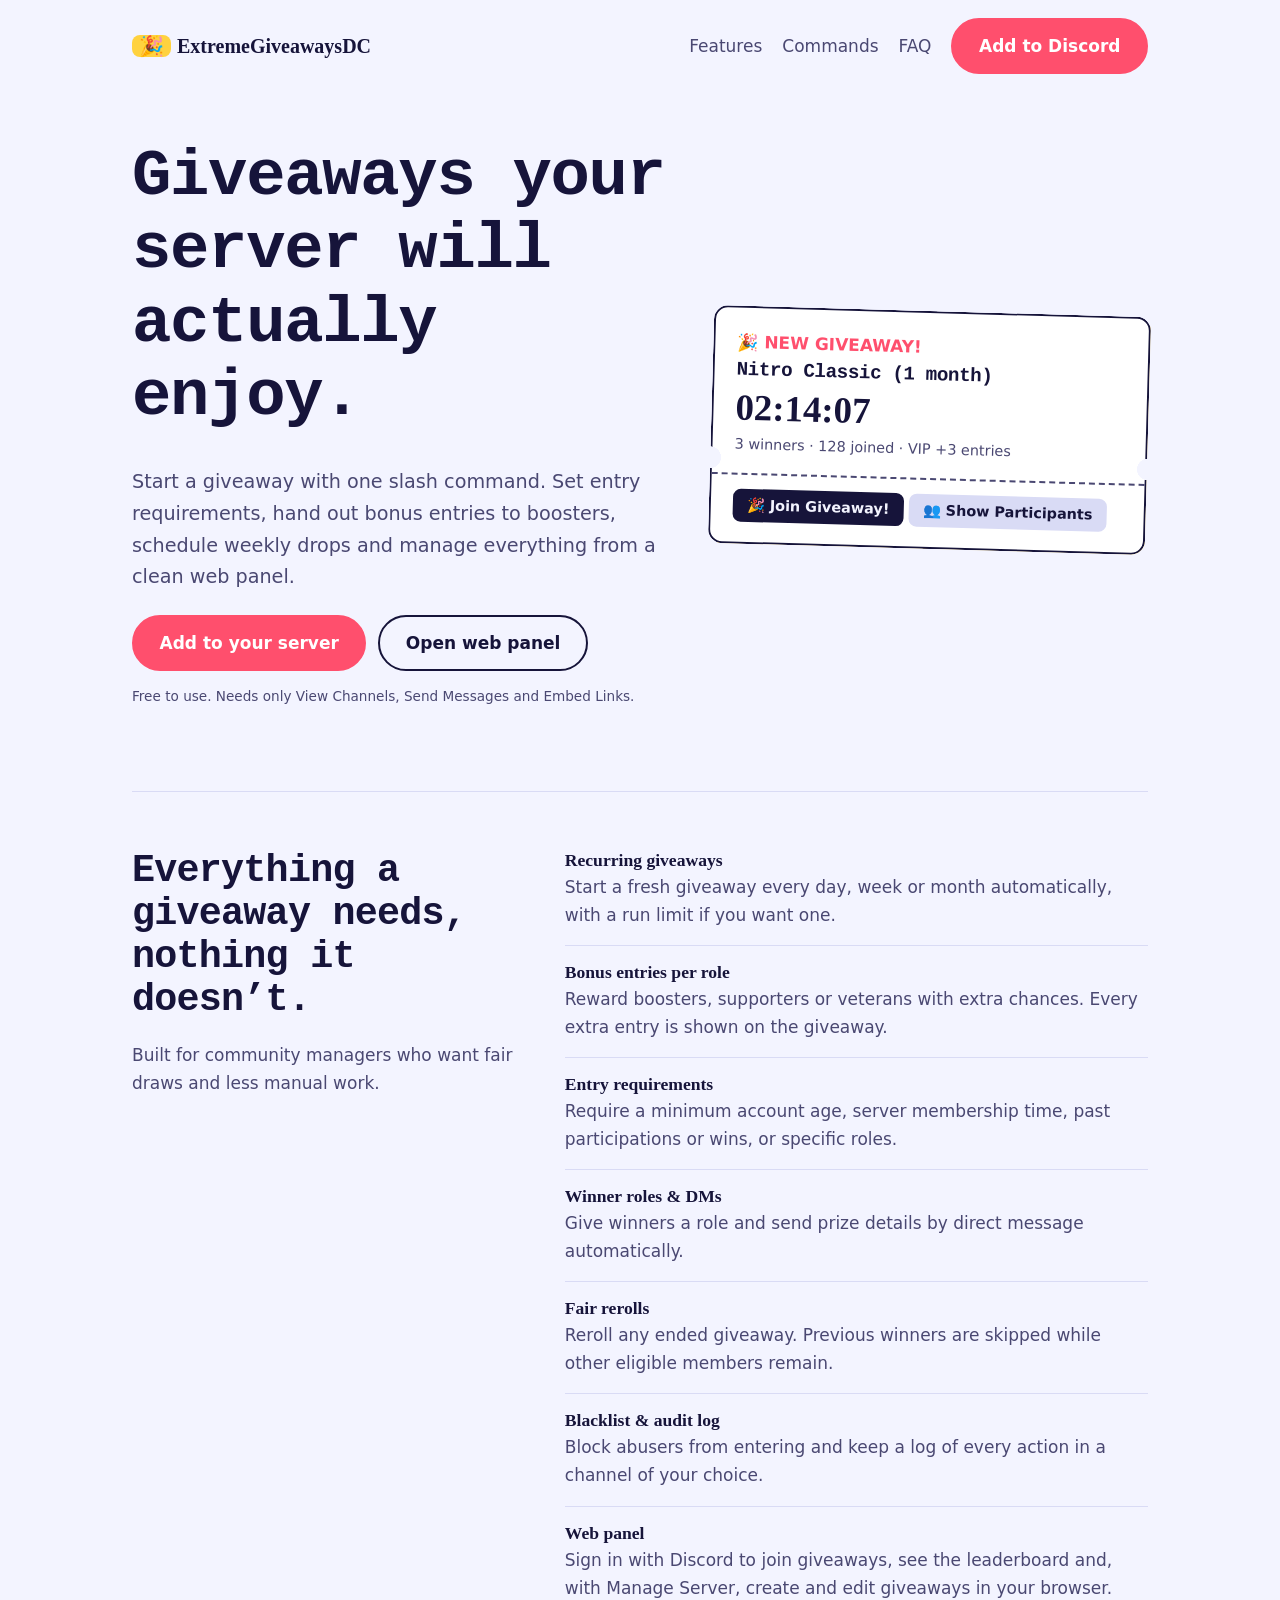
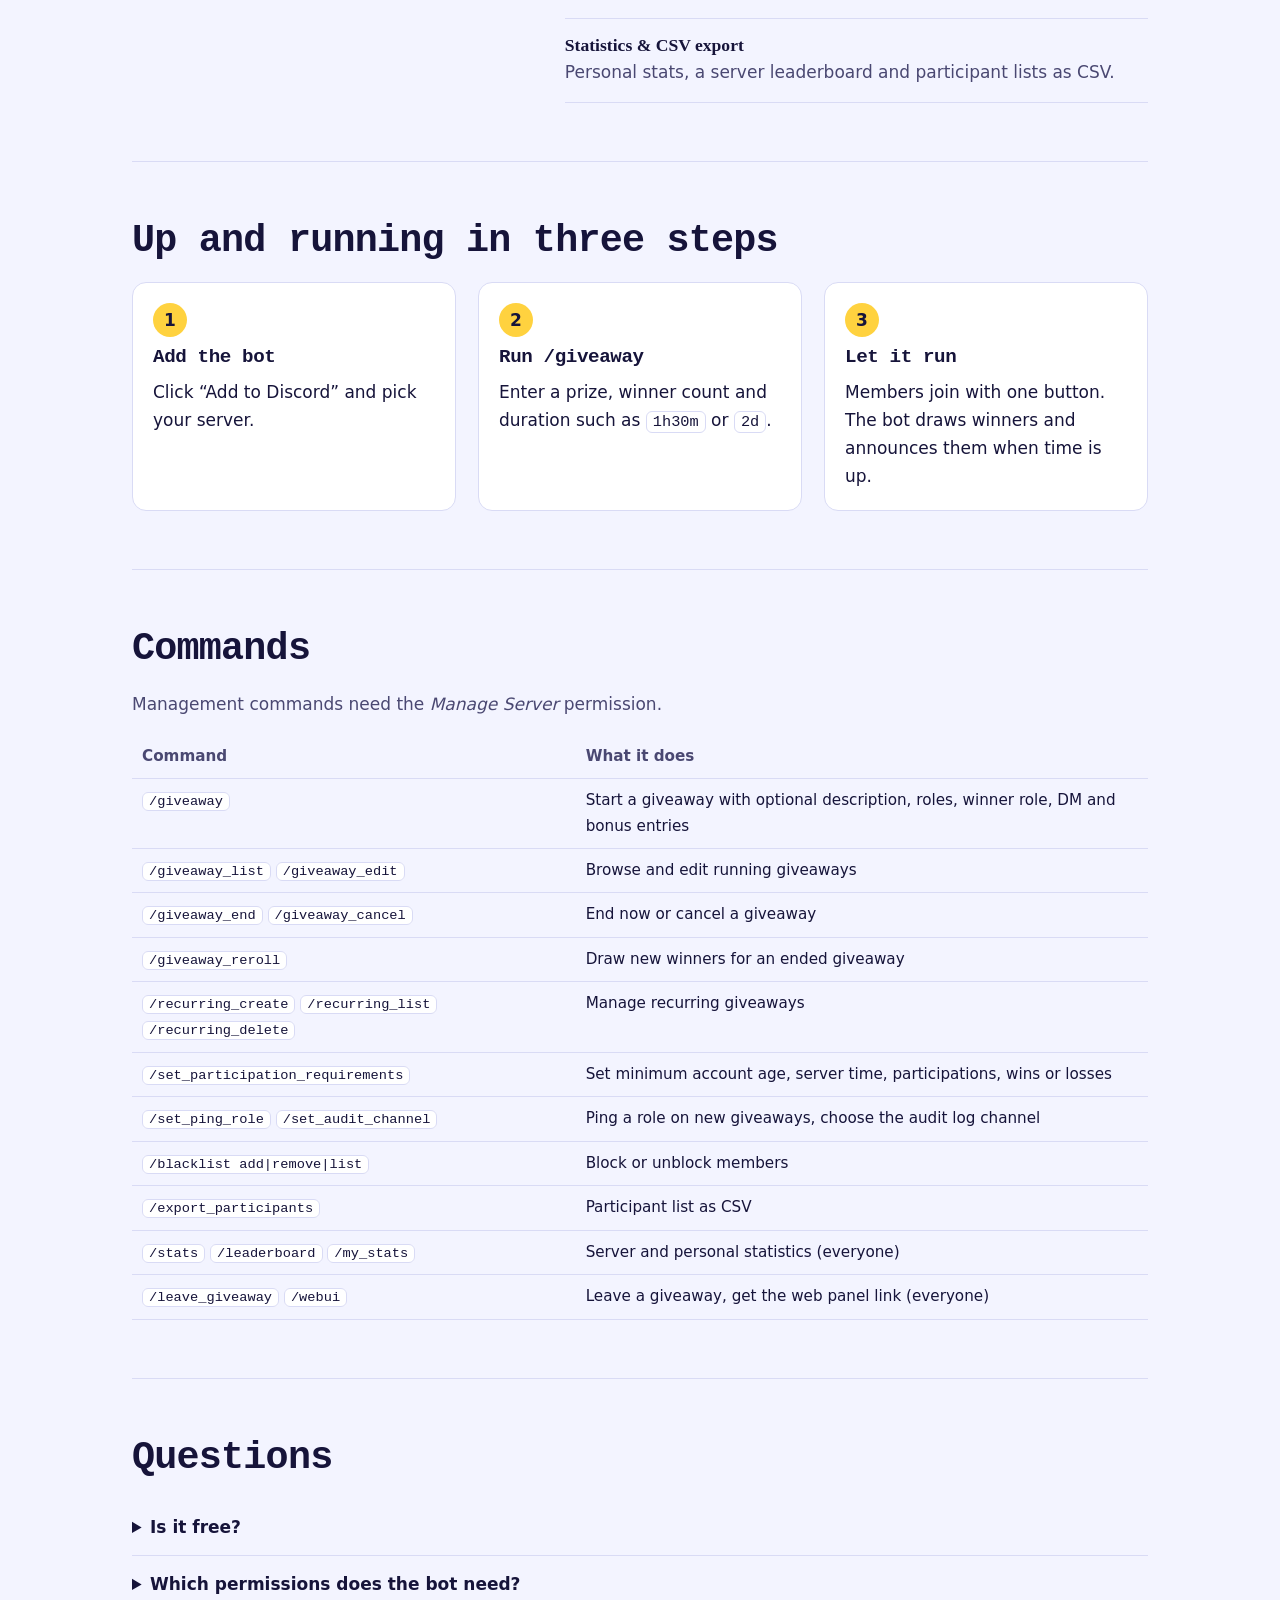
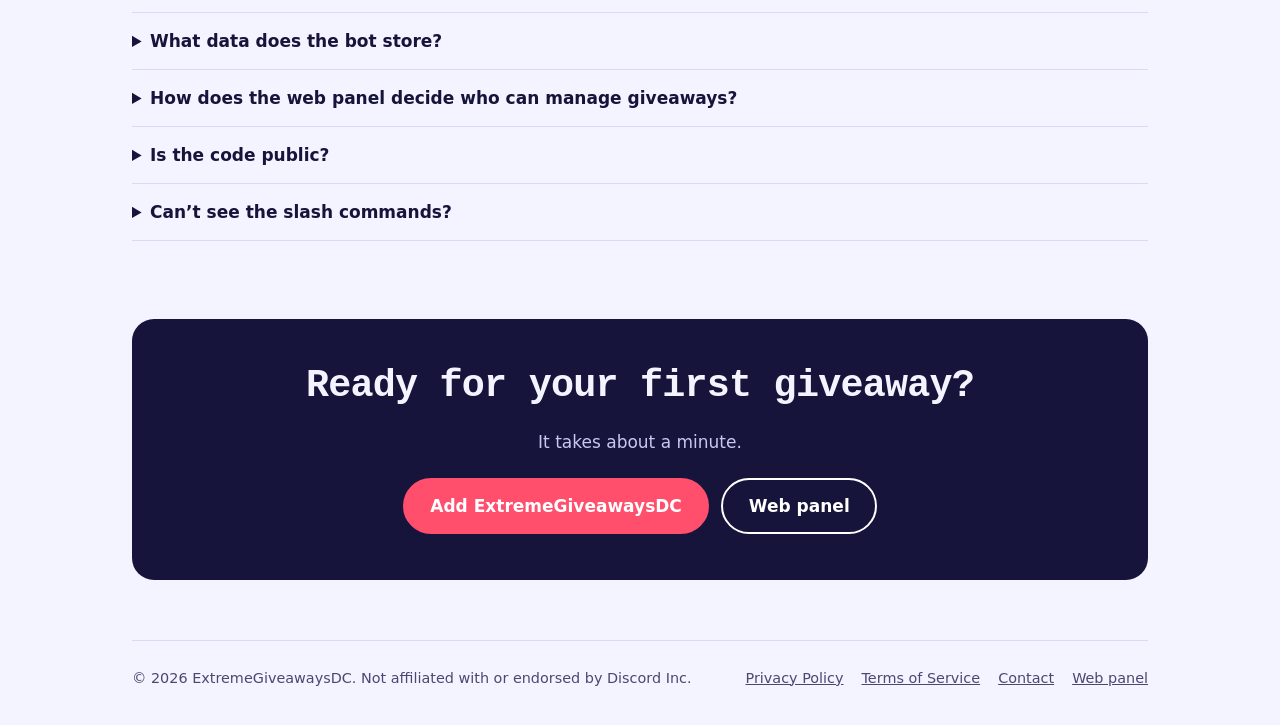
<file: index.html>
<!doctype html>
<html lang="en"><head>
<meta charset="utf-8"><meta name="viewport" content="width=device-width,initial-scale=1">
<title>ExtremeGiveawaysDC – Discord Giveaway Bot with Recurring Giveaways &amp; Web Panel</title>
<meta name="description" content="Run giveaways on Discord with one command. Recurring giveaways, bonus entries per role, entry requirements, winner roles, rerolls and a web panel. Free to add to your server.">
<meta name="keywords" content="ExtremeGiveawaysDC, extreme giveaways, discord giveaway bot, discord bot, giveaway bot, recurring giveaways, discord raffle bot, discord giveaway web panel">
<meta name="author" content="ExtremeGiveawaysDC"><meta name="robots" content="index,follow,max-image-preview:large">
<meta name="theme-color" content="#16143a"><link rel="canonical" href="https://eg-dc.github.io/">
<link rel="icon" href="data:image/svg+xml,%3Csvg xmlns='http://www.w3.org/2000/svg' viewBox='0 0 100 100'%3E%3Ctext y='.9em' font-size='90'%3E🎉%3C/text%3E%3C/svg%3E">
<meta property="og:type" content="website"><meta property="og:site_name" content="ExtremeGiveawaysDC"><meta property="og:url" content="https://eg-dc.github.io/">
<meta property="og:title" content="ExtremeGiveawaysDC – Discord Giveaway Bot"><meta property="og:description" content="Recurring giveaways, bonus entries, entry requirements and a web panel. Add it to your server in one click.">
<meta name="twitter:card" content="summary"><meta name="twitter:title" content="ExtremeGiveawaysDC – Discord Giveaway Bot"><meta name="twitter:description" content="Recurring giveaways, bonus entries, entry requirements and a web panel.">
<script type="application/ld+json">{"@context":"https://schema.org","@type":"SoftwareApplication","name":"ExtremeGiveawaysDC","applicationCategory":"CommunicationApplication","operatingSystem":"Discord","description":"A Discord bot for running giveaways with recurring schedules, bonus entries, entry requirements and a web panel.","url":"https://eg-dc.github.io/","offers":{"@type":"Offer","price":"0","priceCurrency":"USD"}}</script>
<script type="application/ld+json">{"@context":"https://schema.org","@type":"FAQPage","mainEntity":[{"@type":"Question","name":"Is ExtremeGiveawaysDC free?","acceptedAnswer":{"@type":"Answer","text":"Yes. Adding the bot and using all features is free."}},{"@type":"Question","name":"Which permissions does the bot need?","acceptedAnswer":{"@type":"Answer","text":"View Channels, Send Messages and Embed Links. Manage Roles is only needed if you want to give winners a role."}},{"@type":"Question","name":"Is the source code public?","acceptedAnswer":{"@type":"Answer","text":"No. The bot is closed source."}}]}</script>
<link rel="stylesheet" href="style.css">
</head><body>
<div class="w">
<header class="top"><a class="logo" href="/"><i>🎉</i>ExtremeGiveawaysDC</a><a class="l" href="#features">Features</a><a class="l" href="#commands">Commands</a><a class="l" href="#faq">FAQ</a><a class="btn" href="https://discord.com/oauth2/authorize?client_id=1442168529854926980&permissions=19456&integration_type=0&scope=bot+applications.commands" rel="noopener">Add to Discord</a></header>

<main>
<div class="hero">
 <div>
  <h1>Giveaways your server will actually enjoy.</h1>
  <p class="lead">Start a giveaway with one slash command. Set entry requirements, hand out bonus entries to boosters, schedule weekly drops and manage everything from a clean web panel.</p>
  <div class="acts"><a class="btn" href="https://discord.com/oauth2/authorize?client_id=1442168529854926980&permissions=19456&integration_type=0&scope=bot+applications.commands" rel="noopener">Add to your server</a><a class="btn ghost" href="https://egdc.shares.zrok.io" rel="noopener">Open web panel</a></div>
  <p class="note">Free to use. Needs only View Channels, Send Messages and Embed Links.</p>
 </div>
 <aside class="ticket" aria-label="Example giveaway">
  <span class="tag">🎉 NEW GIVEAWAY!</span><h3 style="margin:4px 0">Nitro Classic (1 month)</h3>
  <span class="cd" id="cd" aria-live="off">02:14:09</span><span class="m">3 winners · 128 joined · VIP +3 entries</span>
  <div class="stub"></div><span class="b">🎉 Join Giveaway!</span> <span class="b" style="background:var(--line);color:var(--ink)">👥 Show Participants</span>
 </aside>
</div>

<section id="features"><div class="split">
 <div><h2>Everything a giveaway needs, nothing it doesn’t.</h2><p style="color:var(--ink2)">Built for community managers who want fair draws and less manual work.</p></div>
 <dl class="feat">
  <div><dt>Recurring giveaways</dt><dd>Start a fresh giveaway every day, week or month automatically, with a run limit if you want one.</dd></div>
  <div><dt>Bonus entries per role</dt><dd>Reward boosters, supporters or veterans with extra chances. Every extra entry is shown on the giveaway.</dd></div>
  <div><dt>Entry requirements</dt><dd>Require a minimum account age, server membership time, past participations or wins, or specific roles.</dd></div>
  <div><dt>Winner roles &amp; DMs</dt><dd>Give winners a role and send prize details by direct message automatically.</dd></div>
  <div><dt>Fair rerolls</dt><dd>Reroll any ended giveaway. Previous winners are skipped while other eligible members remain.</dd></div>
  <div><dt>Blacklist &amp; audit log</dt><dd>Block abusers from entering and keep a log of every action in a channel of your choice.</dd></div>
  <div><dt>Web panel</dt><dd>Sign in with Discord to join giveaways, see the leaderboard and, with Manage Server, create and edit giveaways in your browser.</dd></div>
  <div><dt>Statistics &amp; CSV export</dt><dd>Personal stats, a server leaderboard and participant lists as CSV.</dd></div>
 </dl>
</div></section>

<section><h2>Up and running in three steps</h2>
<ol class="steps"><li><h3>Add the bot</h3>Click “Add to Discord” and pick your server.</li><li><h3>Run /giveaway</h3>Enter a prize, winner count and duration such as <code>1h30m</code> or <code>2d</code>.</li><li><h3>Let it run</h3>Members join with one button. The bot draws winners and announces them when time is up.</li></ol></section>

<section id="commands"><h2>Commands</h2>
<p style="color:var(--ink2)">Management commands need the <em>Manage Server</em> permission.</p>
<div class="scroll"><table><tr><th>Command</th><th>What it does</th></tr>
<tr><td><code>/giveaway</code></td><td>Start a giveaway with optional description, roles, winner role, DM and bonus entries</td></tr>
<tr><td><code>/giveaway_list</code> <code>/giveaway_edit</code></td><td>Browse and edit running giveaways</td></tr>
<tr><td><code>/giveaway_end</code> <code>/giveaway_cancel</code></td><td>End now or cancel a giveaway</td></tr>
<tr><td><code>/giveaway_reroll</code></td><td>Draw new winners for an ended giveaway</td></tr>
<tr><td><code>/recurring_create</code> <code>/recurring_list</code> <code>/recurring_delete</code></td><td>Manage recurring giveaways</td></tr>
<tr><td><code>/set_participation_requirements</code></td><td>Set minimum account age, server time, participations, wins or losses</td></tr>
<tr><td><code>/set_ping_role</code> <code>/set_audit_channel</code></td><td>Ping a role on new giveaways, choose the audit log channel</td></tr>
<tr><td><code>/blacklist add|remove|list</code></td><td>Block or unblock members</td></tr>
<tr><td><code>/export_participants</code></td><td>Participant list as CSV</td></tr>
<tr><td><code>/stats</code> <code>/leaderboard</code> <code>/my_stats</code></td><td>Server and personal statistics (everyone)</td></tr>
<tr><td><code>/leave_giveaway</code> <code>/webui</code></td><td>Leave a giveaway, get the web panel link (everyone)</td></tr></table></div></section>

<section id="faq"><h2>Questions</h2>
<details><summary>Is it free?</summary><p>Yes. Adding the bot and all features are free.</p></details>
<details><summary>Which permissions does the bot need?</summary><p>View Channels, Send Messages and Embed Links. Manage Roles is only needed for winner-role rewards; use the <a href="https://discord.com/oauth2/authorize?client_id=1442168529854926980&permissions=268454912&integration_type=0&scope=bot+applications.commands" rel="noopener">invite with Manage Roles</a> if you want that, and place the bot’s role above the reward role.</p></details>
<details><summary>What data does the bot store?</summary><p>Only what giveaways need: Discord IDs, participation counts and your server settings. No message content. Details are in the <a href="privacy.html">Privacy Policy</a> and the <a href="terms.html">Terms of Service</a>.</p></details>
<details><summary>How does the web panel decide who can manage giveaways?</summary><p>You sign in with Discord (identity only). Your rights are read live from the server: members can view and join, people with Manage Server or Administrator can manage.</p></details>
<details><summary>Is the code public?</summary><p>No. The bot is closed source.</p></details>
<details><summary>Can’t see the slash commands?</summary><p>Make sure the bot was added with the <code>applications.commands</code> scope (the invite link here includes it) and that your server’s Integrations settings allow the commands in that channel.</p></details></section>

<div class="cta"><h2>Ready for your first giveaway?</h2><p>It takes about a minute.</p><div class="acts" style="justify-content:center"><a class="btn" href="https://discord.com/oauth2/authorize?client_id=1442168529854926980&permissions=19456&integration_type=0&scope=bot+applications.commands" rel="noopener">Add ExtremeGiveawaysDC</a><a class="btn ghost" href="https://egdc.shares.zrok.io" rel="noopener">Web panel</a></div></div>
</main>
<footer><span>© 2026 ExtremeGiveawaysDC. Not affiliated with or endorsed by Discord Inc.</span><a href="privacy.html">Privacy Policy</a><a href="terms.html">Terms of Service</a><a href="mailto:exbots@proton.me">Contact</a><a href="https://egdc.shares.zrok.io" rel="noopener">Web panel</a></footer>
</div>
<script>
(function(){var e=document.getElementById('cd'),t=Date.now()+8049e3;function p(n){return String(n).padStart(2,'0')}
function u(){var s=Math.max(0,Math.floor((t-Date.now())/1000));e.textContent=p(Math.floor(s/3600))+':'+p(Math.floor(s%3600/60))+':'+p(s%60)}u();setInterval(u,1000)})();
</script>
</body></html>
</file>
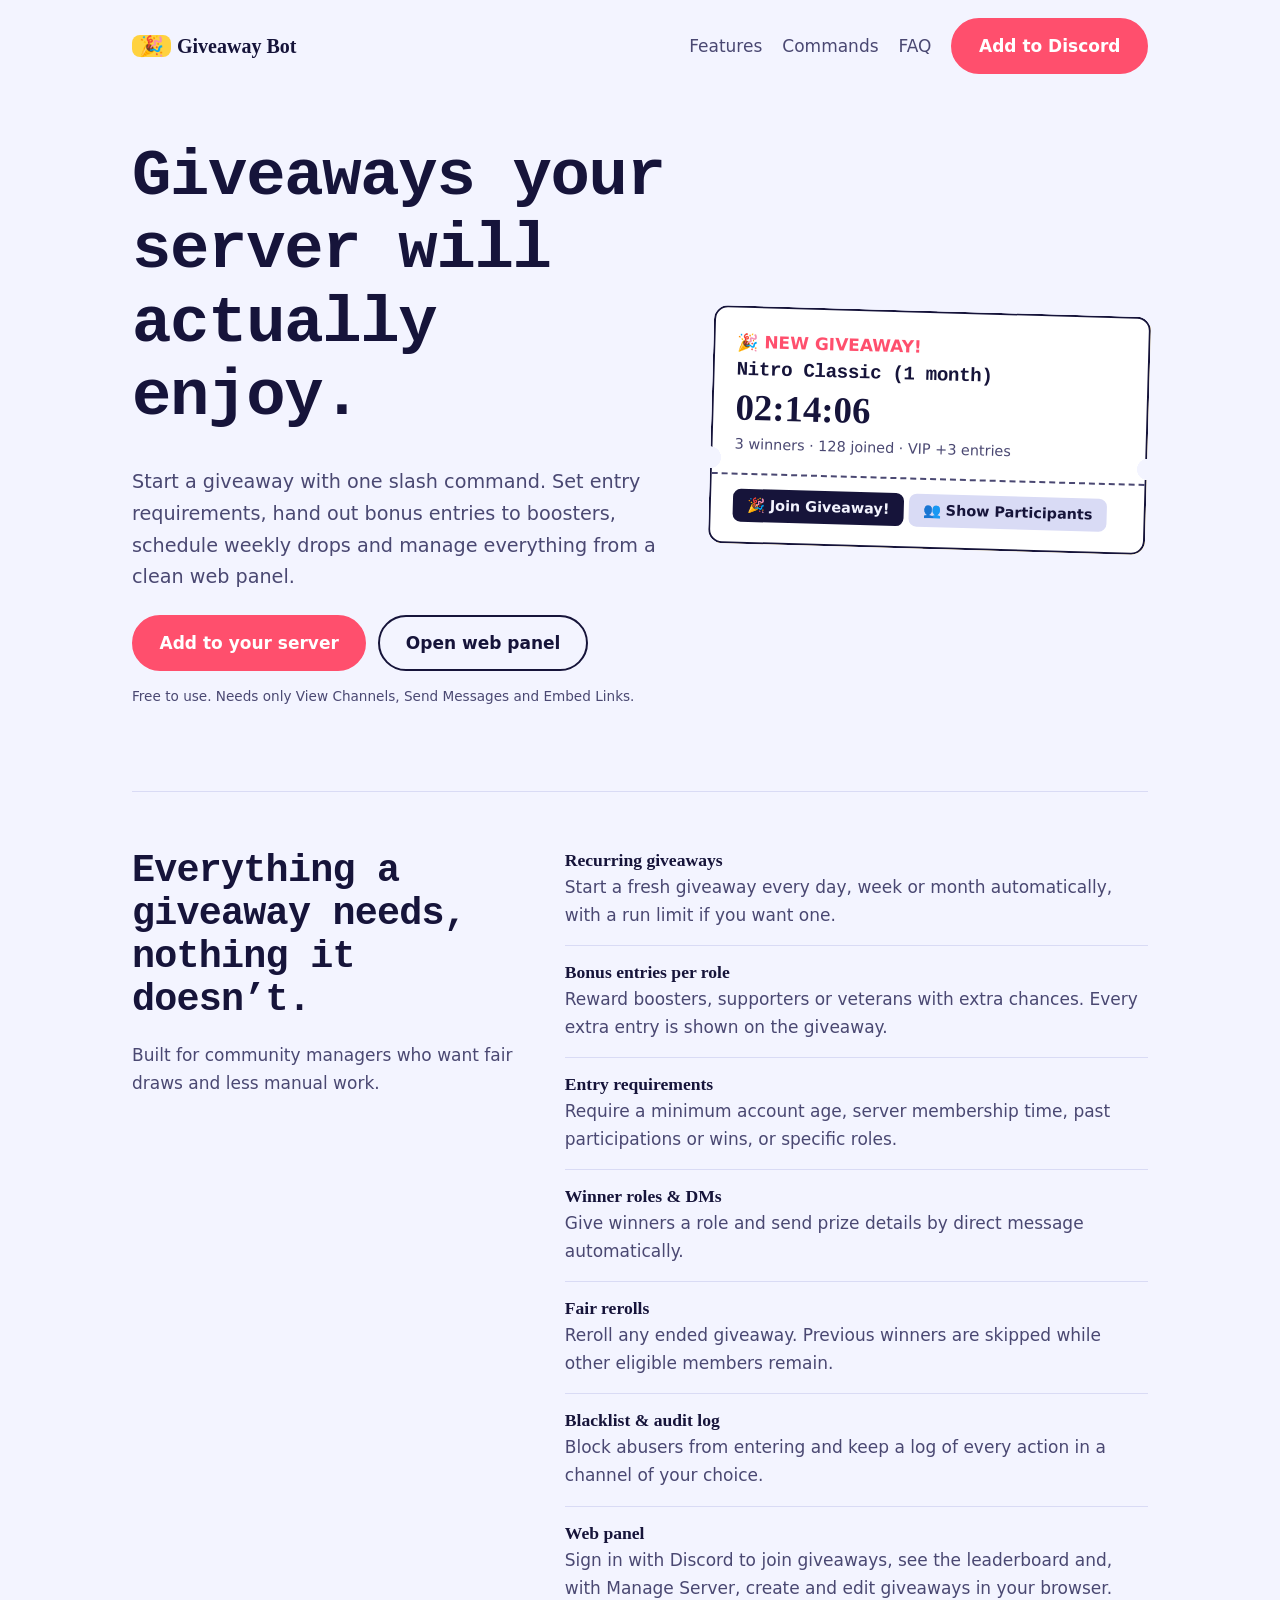
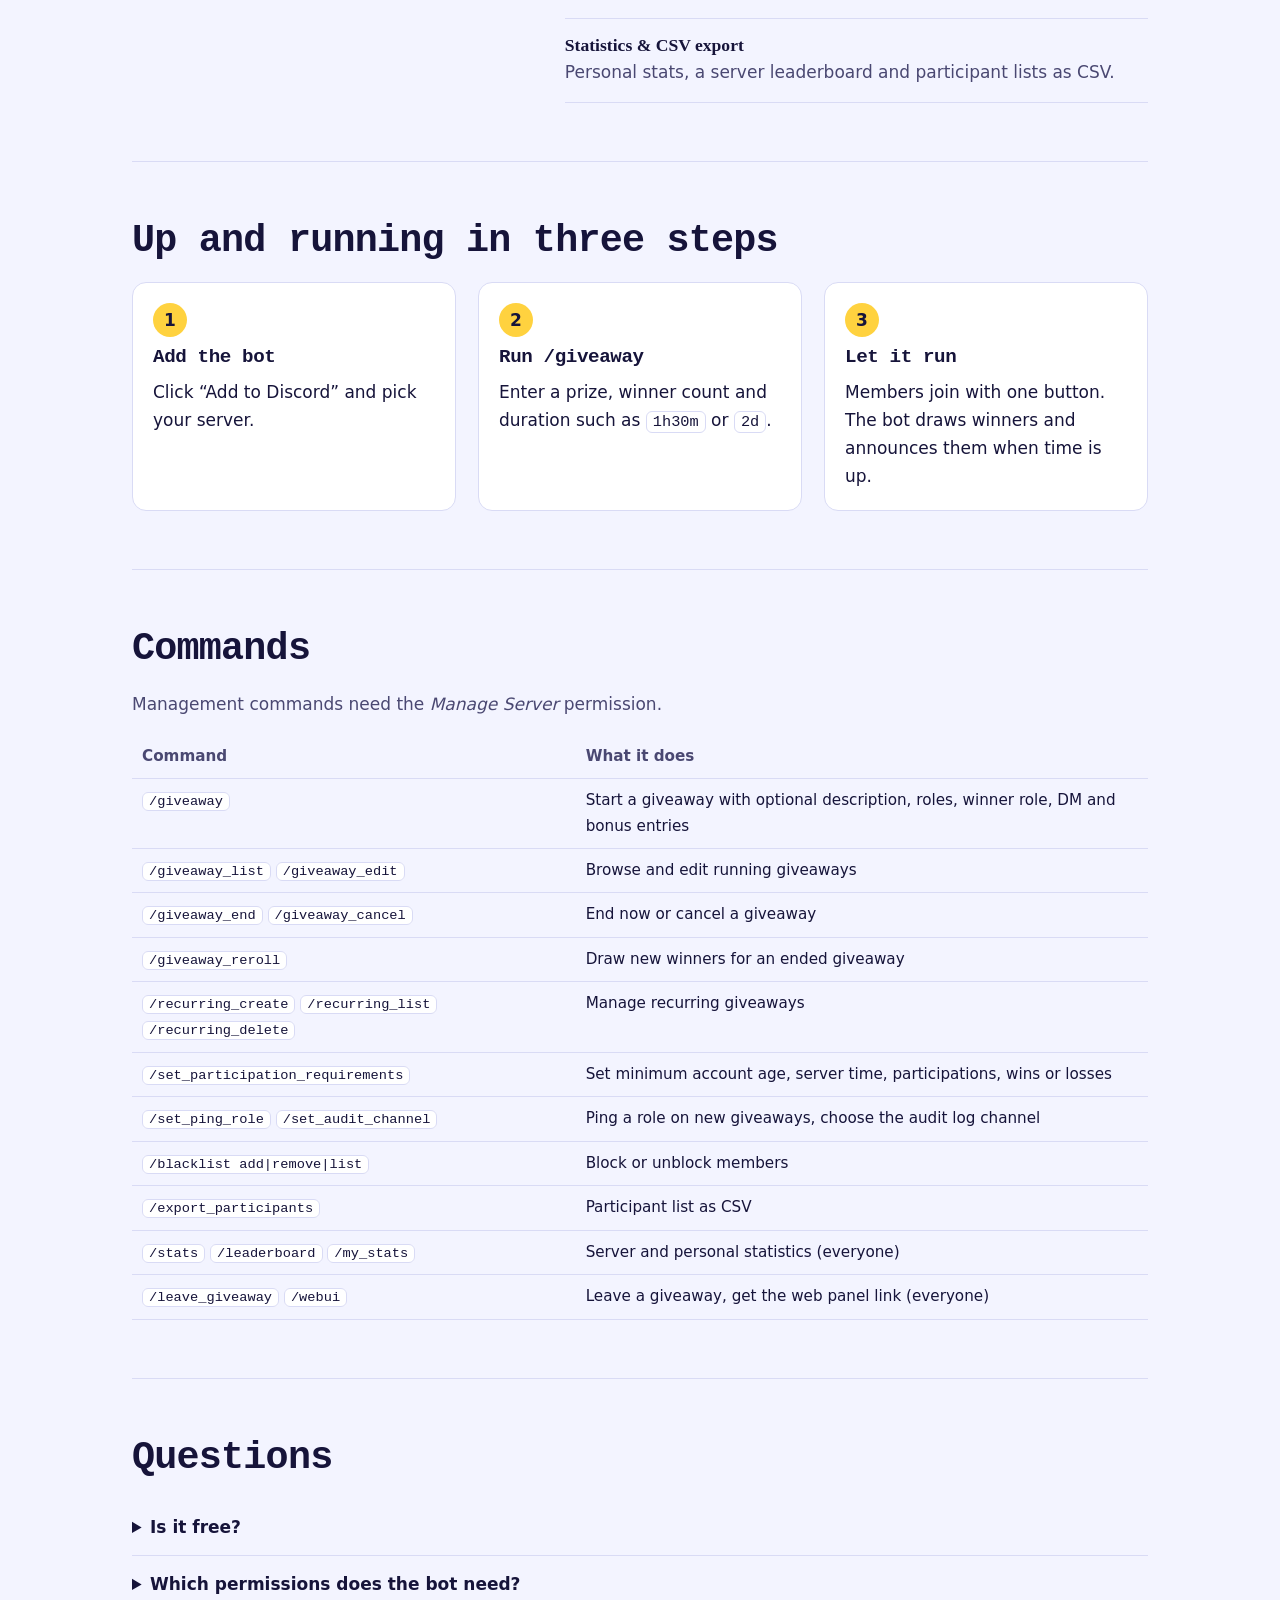
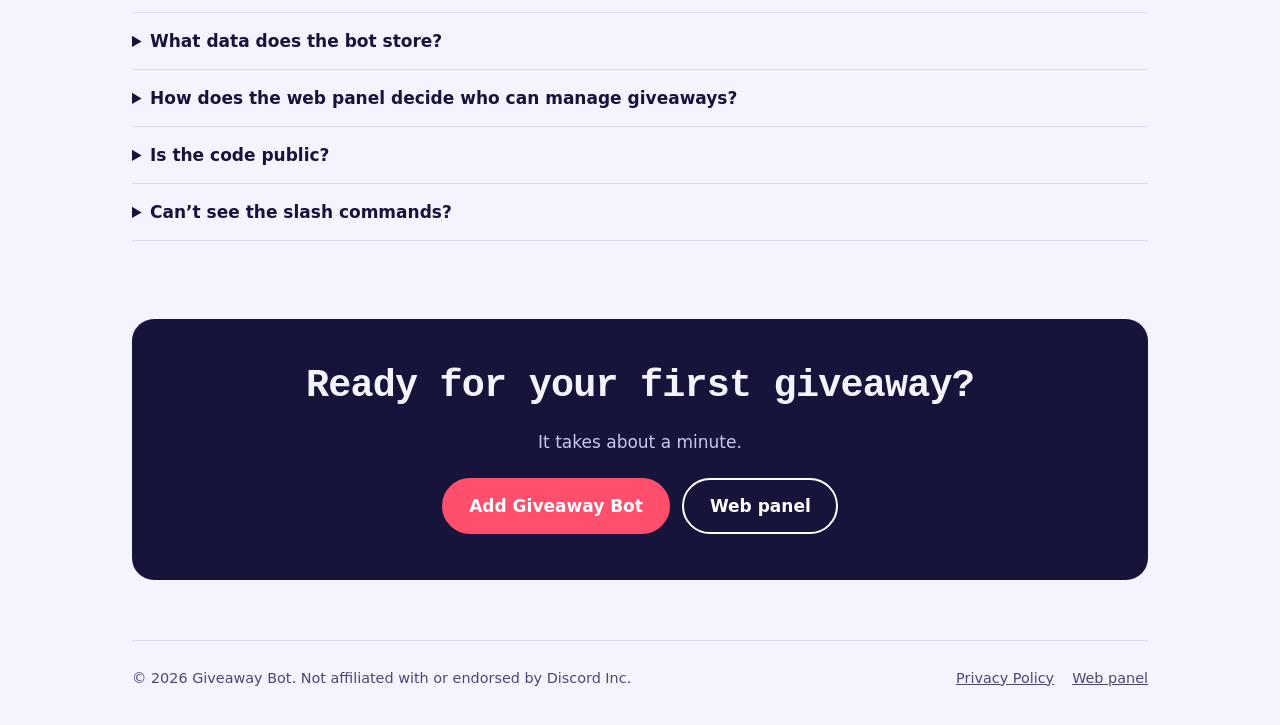
<file: index (2).html>
<!doctype html>
<html lang="en"><head>
<meta charset="utf-8"><meta name="viewport" content="width=device-width,initial-scale=1">
<title>Giveaway Bot for Discord – Recurring Giveaways, Bonus Entries &amp; Web Panel</title>
<meta name="description" content="Run giveaways on Discord with one command. Recurring giveaways, bonus entries per role, entry requirements, winner roles, rerolls and a web panel. Free to add to your server.">
<meta name="keywords" content="discord giveaway bot, discord bot, giveaway bot, recurring giveaways, discord raffle bot, discord giveaway web panel">
<meta name="author" content="Giveaway Bot"><meta name="robots" content="index,follow,max-image-preview:large">
<meta name="theme-color" content="#16143a"><link rel="canonical" href="https://eg-dc.github.io/">
<link rel="icon" href="data:image/svg+xml,%3Csvg xmlns='http://www.w3.org/2000/svg' viewBox='0 0 100 100'%3E%3Ctext y='.9em' font-size='90'%3E🎉%3C/text%3E%3C/svg%3E">
<meta property="og:type" content="website"><meta property="og:site_name" content="Giveaway Bot"><meta property="og:url" content="https://eg-dc.github.io/">
<meta property="og:title" content="Giveaway Bot for Discord"><meta property="og:description" content="Recurring giveaways, bonus entries, entry requirements and a web panel. Add it to your server in one click.">
<meta name="twitter:card" content="summary"><meta name="twitter:title" content="Giveaway Bot for Discord"><meta name="twitter:description" content="Recurring giveaways, bonus entries, entry requirements and a web panel.">
<script type="application/ld+json">{"@context":"https://schema.org","@type":"SoftwareApplication","name":"Giveaway Bot","applicationCategory":"CommunicationApplication","operatingSystem":"Discord","description":"A Discord bot for running giveaways with recurring schedules, bonus entries, entry requirements and a web panel.","url":"https://eg-dc.github.io/","offers":{"@type":"Offer","price":"0","priceCurrency":"USD"}}</script>
<script type="application/ld+json">{"@context":"https://schema.org","@type":"FAQPage","mainEntity":[{"@type":"Question","name":"Is Giveaway Bot free?","acceptedAnswer":{"@type":"Answer","text":"Yes. Adding the bot and using all features is free."}},{"@type":"Question","name":"Which permissions does the bot need?","acceptedAnswer":{"@type":"Answer","text":"View Channels, Send Messages and Embed Links. Manage Roles is only needed if you want to give winners a role."}},{"@type":"Question","name":"Is the source code public?","acceptedAnswer":{"@type":"Answer","text":"No. The bot is closed source."}}]}</script>
<link rel="stylesheet" href="style.css">
</head><body>
<div class="w">
<header class="top"><a class="logo" href="/"><i>🎉</i>Giveaway Bot</a><a class="l" href="#features">Features</a><a class="l" href="#commands">Commands</a><a class="l" href="#faq">FAQ</a><a class="btn" href="https://discord.com/oauth2/authorize?client_id=1442168529854926980&permissions=19456&integration_type=0&scope=bot+applications.commands" rel="noopener">Add to Discord</a></header>

<main>
<div class="hero">
 <div>
  <h1>Giveaways your server will actually enjoy.</h1>
  <p class="lead">Start a giveaway with one slash command. Set entry requirements, hand out bonus entries to boosters, schedule weekly drops and manage everything from a clean web panel.</p>
  <div class="acts"><a class="btn" href="https://discord.com/oauth2/authorize?client_id=1442168529854926980&permissions=19456&integration_type=0&scope=bot+applications.commands" rel="noopener">Add to your server</a><a class="btn ghost" href="https://egdc.shares.zrok.io" rel="noopener">Open web panel</a></div>
  <p class="note">Free to use. Needs only View Channels, Send Messages and Embed Links.</p>
 </div>
 <aside class="ticket" aria-label="Example giveaway">
  <span class="tag">🎉 NEW GIVEAWAY!</span><h3 style="margin:4px 0">Nitro Classic (1 month)</h3>
  <span class="cd" id="cd" aria-live="off">02:14:09</span><span class="m">3 winners · 128 joined · VIP +3 entries</span>
  <div class="stub"></div><span class="b">🎉 Join Giveaway!</span> <span class="b" style="background:var(--line);color:var(--ink)">👥 Show Participants</span>
 </aside>
</div>

<section id="features"><div class="split">
 <div><h2>Everything a giveaway needs, nothing it doesn’t.</h2><p style="color:var(--ink2)">Built for community managers who want fair draws and less manual work.</p></div>
 <dl class="feat">
  <div><dt>Recurring giveaways</dt><dd>Start a fresh giveaway every day, week or month automatically, with a run limit if you want one.</dd></div>
  <div><dt>Bonus entries per role</dt><dd>Reward boosters, supporters or veterans with extra chances. Every extra entry is shown on the giveaway.</dd></div>
  <div><dt>Entry requirements</dt><dd>Require a minimum account age, server membership time, past participations or wins, or specific roles.</dd></div>
  <div><dt>Winner roles &amp; DMs</dt><dd>Give winners a role and send prize details by direct message automatically.</dd></div>
  <div><dt>Fair rerolls</dt><dd>Reroll any ended giveaway. Previous winners are skipped while other eligible members remain.</dd></div>
  <div><dt>Blacklist &amp; audit log</dt><dd>Block abusers from entering and keep a log of every action in a channel of your choice.</dd></div>
  <div><dt>Web panel</dt><dd>Sign in with Discord to join giveaways, see the leaderboard and, with Manage Server, create and edit giveaways in your browser.</dd></div>
  <div><dt>Statistics &amp; CSV export</dt><dd>Personal stats, a server leaderboard and participant lists as CSV.</dd></div>
 </dl>
</div></section>

<section><h2>Up and running in three steps</h2>
<ol class="steps"><li><h3>Add the bot</h3>Click “Add to Discord” and pick your server.</li><li><h3>Run /giveaway</h3>Enter a prize, winner count and duration such as <code>1h30m</code> or <code>2d</code>.</li><li><h3>Let it run</h3>Members join with one button. The bot draws winners and announces them when time is up.</li></ol></section>

<section id="commands"><h2>Commands</h2>
<p style="color:var(--ink2)">Management commands need the <em>Manage Server</em> permission.</p>
<div class="scroll"><table><tr><th>Command</th><th>What it does</th></tr>
<tr><td><code>/giveaway</code></td><td>Start a giveaway with optional description, roles, winner role, DM and bonus entries</td></tr>
<tr><td><code>/giveaway_list</code> <code>/giveaway_edit</code></td><td>Browse and edit running giveaways</td></tr>
<tr><td><code>/giveaway_end</code> <code>/giveaway_cancel</code></td><td>End now or cancel a giveaway</td></tr>
<tr><td><code>/giveaway_reroll</code></td><td>Draw new winners for an ended giveaway</td></tr>
<tr><td><code>/recurring_create</code> <code>/recurring_list</code> <code>/recurring_delete</code></td><td>Manage recurring giveaways</td></tr>
<tr><td><code>/set_participation_requirements</code></td><td>Set minimum account age, server time, participations, wins or losses</td></tr>
<tr><td><code>/set_ping_role</code> <code>/set_audit_channel</code></td><td>Ping a role on new giveaways, choose the audit log channel</td></tr>
<tr><td><code>/blacklist add|remove|list</code></td><td>Block or unblock members</td></tr>
<tr><td><code>/export_participants</code></td><td>Participant list as CSV</td></tr>
<tr><td><code>/stats</code> <code>/leaderboard</code> <code>/my_stats</code></td><td>Server and personal statistics (everyone)</td></tr>
<tr><td><code>/leave_giveaway</code> <code>/webui</code></td><td>Leave a giveaway, get the web panel link (everyone)</td></tr></table></div></section>

<section id="faq"><h2>Questions</h2>
<details><summary>Is it free?</summary><p>Yes. Adding the bot and all features are free.</p></details>
<details><summary>Which permissions does the bot need?</summary><p>View Channels, Send Messages and Embed Links. Manage Roles is only needed for winner-role rewards; use the <a href="https://discord.com/oauth2/authorize?client_id=1442168529854926980&permissions=268454912&integration_type=0&scope=bot+applications.commands" rel="noopener">invite with Manage Roles</a> if you want that, and place the bot’s role above the reward role.</p></details>
<details><summary>What data does the bot store?</summary><p>Only what giveaways need: Discord IDs, participation counts and your server settings. No message content. Details are in the <a href="privacy.html">Privacy Policy</a>.</p></details>
<details><summary>How does the web panel decide who can manage giveaways?</summary><p>You sign in with Discord (identity only). Your rights are read live from the server: members can view and join, people with Manage Server or Administrator can manage.</p></details>
<details><summary>Is the code public?</summary><p>No. The bot is closed source.</p></details>
<details><summary>Can’t see the slash commands?</summary><p>Make sure the bot was added with the <code>applications.commands</code> scope (the invite link here includes it) and that your server’s Integrations settings allow the commands in that channel.</p></details></section>

<div class="cta"><h2>Ready for your first giveaway?</h2><p>It takes about a minute.</p><div class="acts" style="justify-content:center"><a class="btn" href="https://discord.com/oauth2/authorize?client_id=1442168529854926980&permissions=19456&integration_type=0&scope=bot+applications.commands" rel="noopener">Add Giveaway Bot</a><a class="btn ghost" href="https://egdc.shares.zrok.io" rel="noopener">Web panel</a></div></div>
</main>
<footer><span>© 2026 Giveaway Bot. Not affiliated with or endorsed by Discord Inc.</span><a href="privacy.html">Privacy Policy</a><a href="https://egdc.shares.zrok.io" rel="noopener">Web panel</a></footer>
</div>
<script>
(function(){var e=document.getElementById('cd'),t=Date.now()+8049e3;function p(n){return String(n).padStart(2,'0')}
function u(){var s=Math.max(0,Math.floor((t-Date.now())/1000));e.textContent=p(Math.floor(s/3600))+':'+p(Math.floor(s%3600/60))+':'+p(s%60)}u();setInterval(u,1000)})();
</script>
</body></html>
</file>
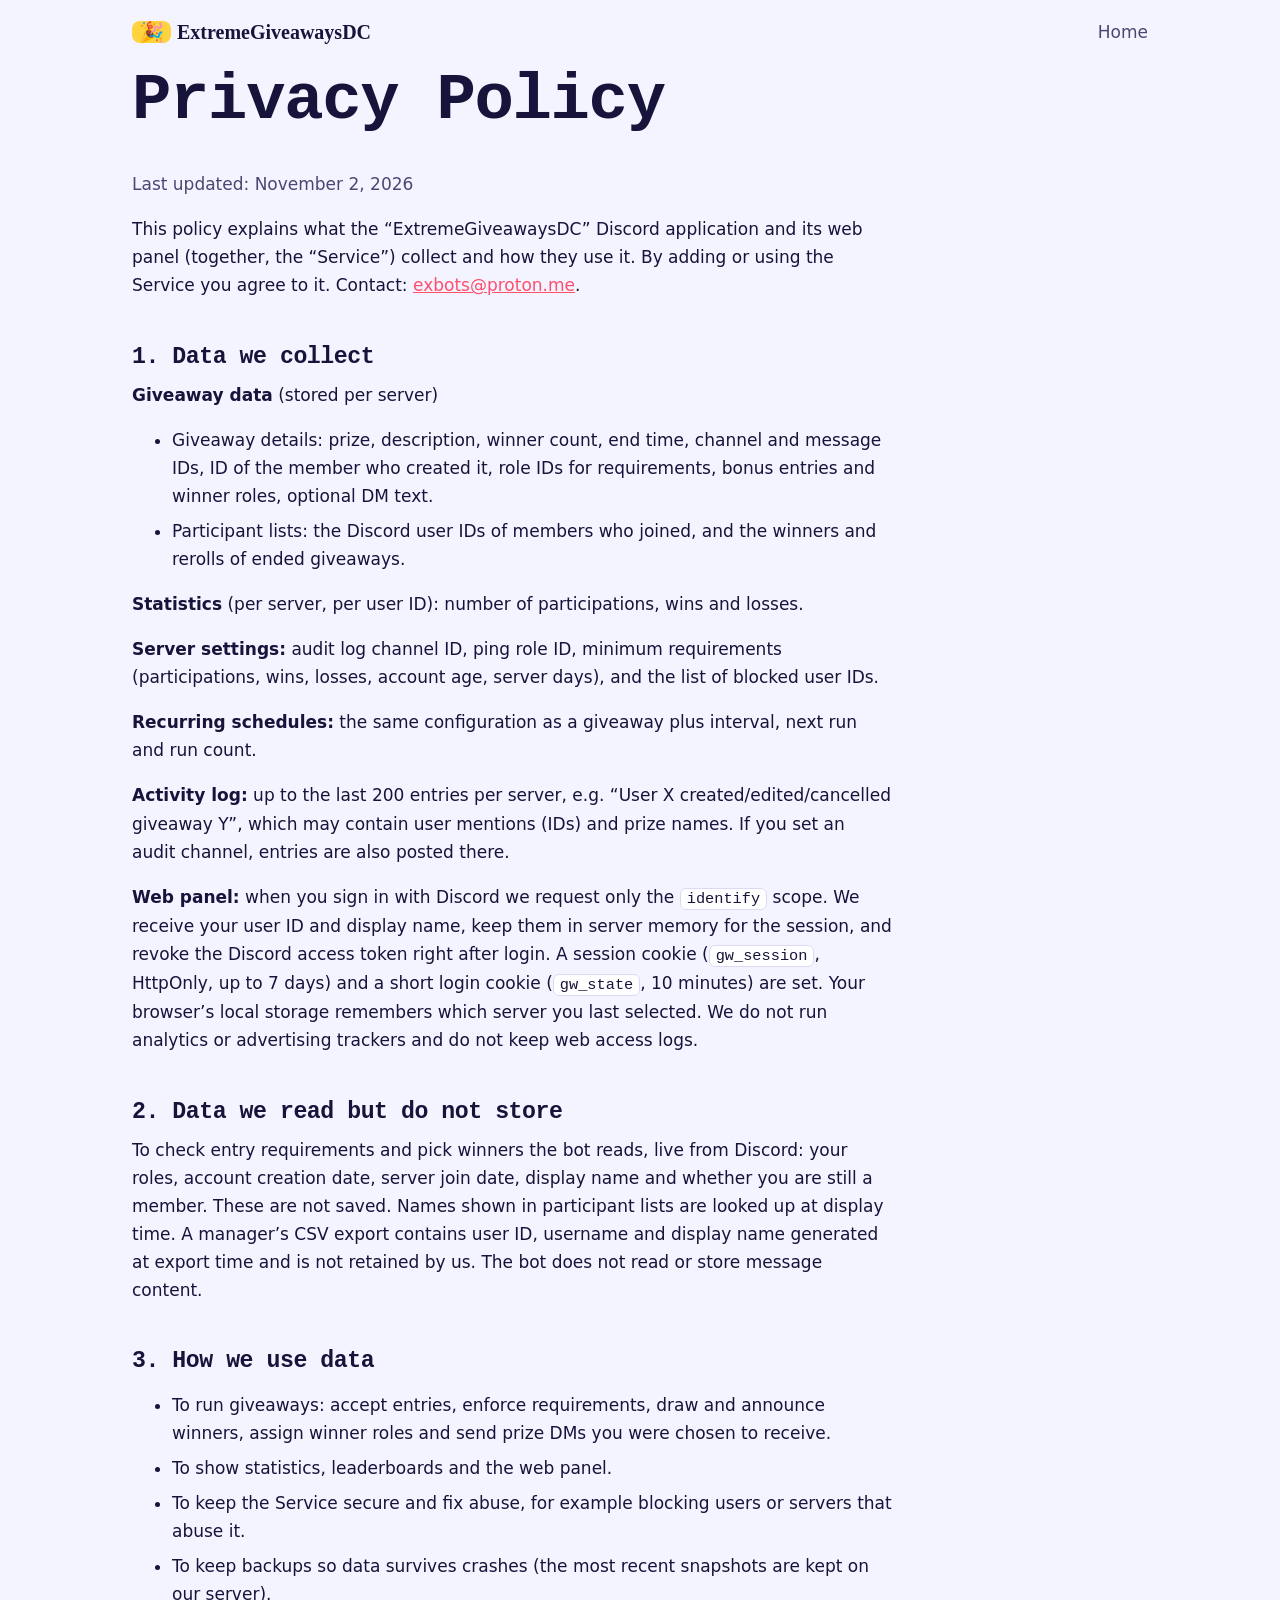
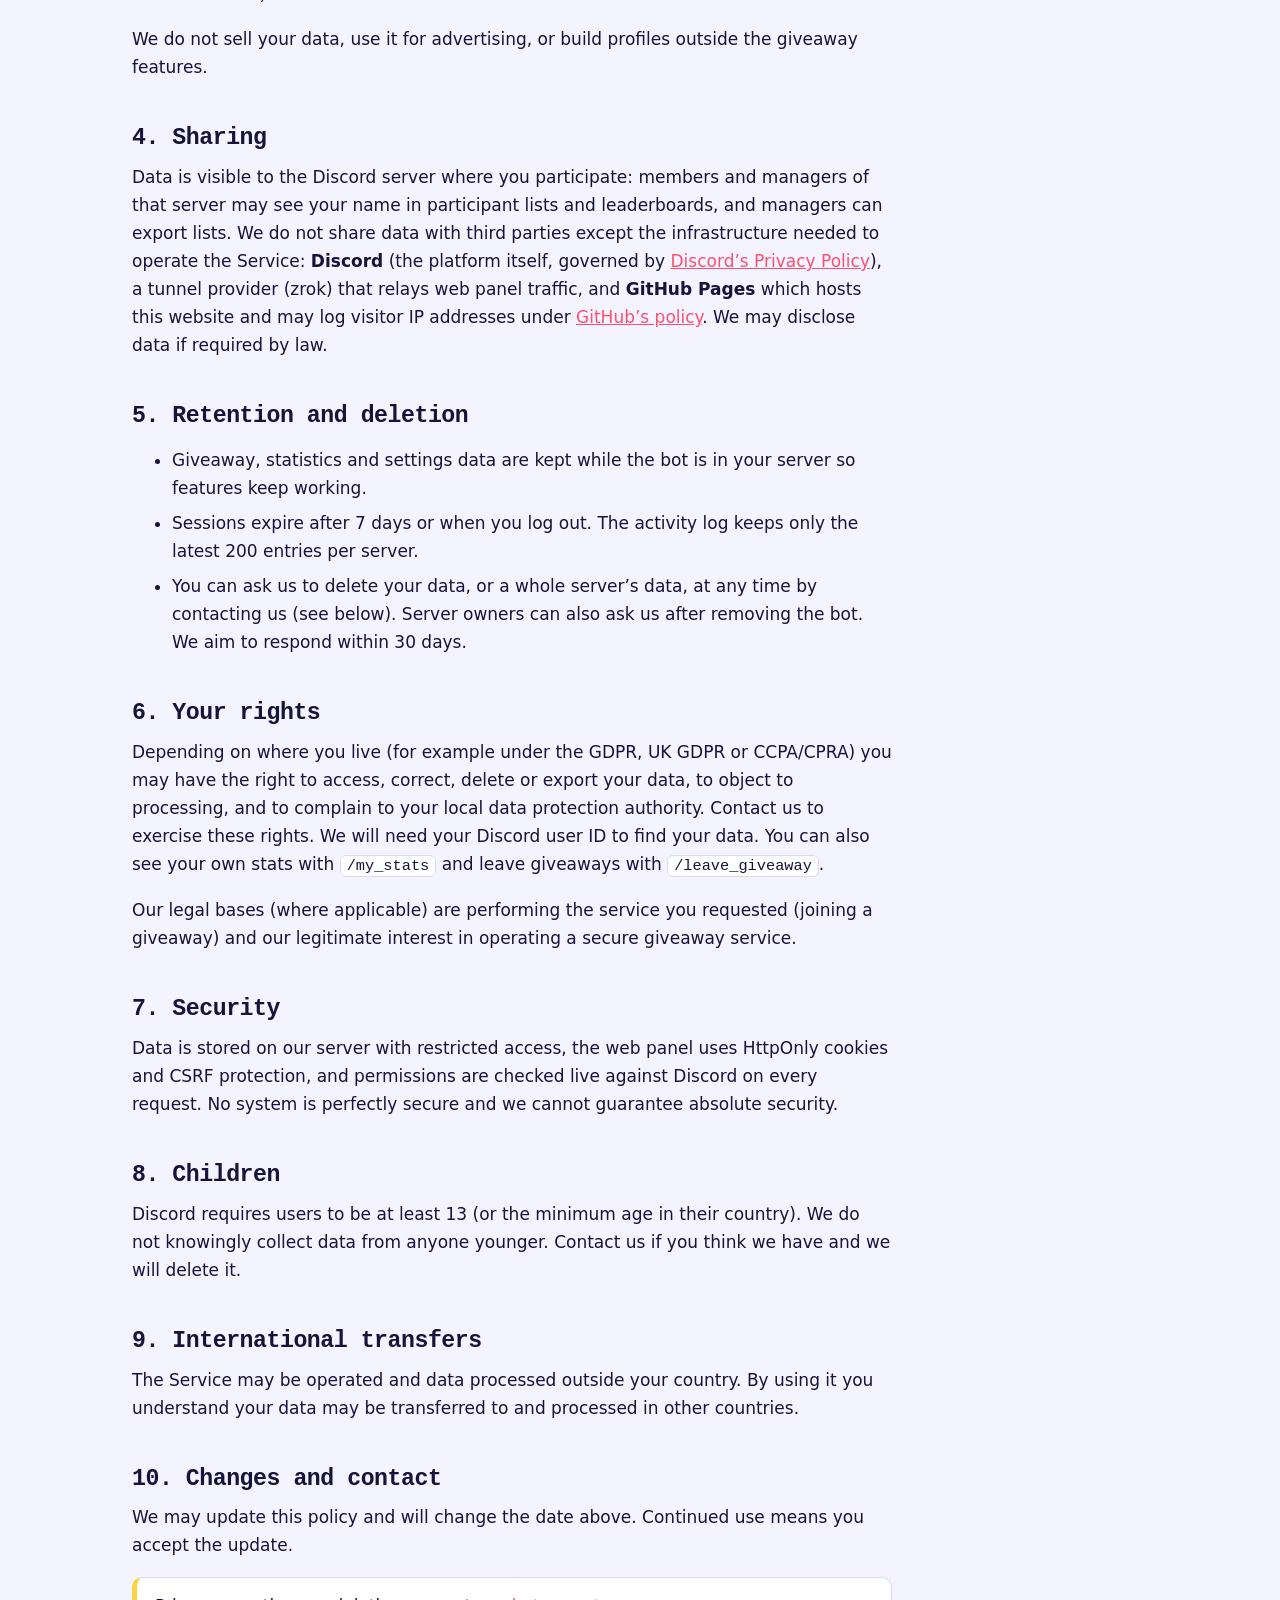
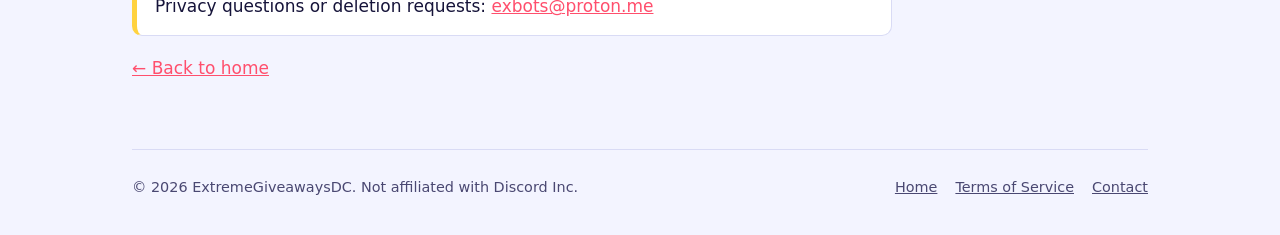
<file: privacy.html>
<!doctype html>
<html lang="en"><head>
<meta charset="utf-8"><meta name="viewport" content="width=device-width,initial-scale=1">
<title>Privacy Policy – ExtremeGiveawaysDC</title>
<meta name="description" content="What data ExtremeGiveawaysDC collects, why, how long it is kept and how you can access or delete it.">
<meta name="robots" content="index,follow"><meta name="theme-color" content="#16143a"><link rel="canonical" href="https://eg-dc.github.io/privacy.html">
<meta property="og:type" content="article"><meta property="og:title" content="Privacy Policy – ExtremeGiveawaysDC"><meta property="og:url" content="https://eg-dc.github.io/privacy.html"><meta name="twitter:card" content="summary">
<link rel="icon" href="data:image/svg+xml,%3Csvg xmlns='http://www.w3.org/2000/svg' viewBox='0 0 100 100'%3E%3Ctext y='.9em' font-size='90'%3E🎉%3C/text%3E%3C/svg%3E">
<link rel="stylesheet" href="style.css">
</head><body><div class="w">
<header class="top"><a class="logo" href="/"><i>🎉</i>ExtremeGiveawaysDC</a><a class="l" href="/">Home</a></header>
<main class="doc">
<h1>Privacy Policy</h1><p style="color:var(--ink2)">Last updated: November 2, 2026</p>
<p>This policy explains what the “ExtremeGiveawaysDC” Discord application and its web panel (together, the “Service”) collect and how they use it. By adding or using the Service you agree to it. Contact: <a href="mailto:exbots@proton.me">exbots@proton.me</a>.</p>

<h2>1. Data we collect</h2>
<p><strong>Giveaway data</strong> (stored per server)</p>
<ul><li>Giveaway details: prize, description, winner count, end time, channel and message IDs, ID of the member who created it, role IDs for requirements, bonus entries and winner roles, optional DM text.</li>
<li>Participant lists: the Discord user IDs of members who joined, and the winners and rerolls of ended giveaways.</li></ul>
<p><strong>Statistics</strong> (per server, per user ID): number of participations, wins and losses.</p>
<p><strong>Server settings:</strong> audit log channel ID, ping role ID, minimum requirements (participations, wins, losses, account age, server days), and the list of blocked user IDs.</p>
<p><strong>Recurring schedules:</strong> the same configuration as a giveaway plus interval, next run and run count.</p>
<p><strong>Activity log:</strong> up to the last 200 entries per server, e.g. “User X created/edited/cancelled giveaway Y”, which may contain user mentions (IDs) and prize names. If you set an audit channel, entries are also posted there.</p>
<p><strong>Web panel:</strong> when you sign in with Discord we request only the <code>identify</code> scope. We receive your user ID and display name, keep them in server memory for the session, and revoke the Discord access token right after login. A session cookie (<code>gw_session</code>, HttpOnly, up to 7 days) and a short login cookie (<code>gw_state</code>, 10 minutes) are set. Your browser’s local storage remembers which server you last selected. We do not run analytics or advertising trackers and do not keep web access logs.</p>

<h2>2. Data we read but do not store</h2>
<p>To check entry requirements and pick winners the bot reads, live from Discord: your roles, account creation date, server join date, display name and whether you are still a member. These are not saved. Names shown in participant lists are looked up at display time. A manager’s CSV export contains user ID, username and display name generated at export time and is not retained by us. The bot does not read or store message content.</p>

<h2>3. How we use data</h2>
<ul><li>To run giveaways: accept entries, enforce requirements, draw and announce winners, assign winner roles and send prize DMs you were chosen to receive.</li>
<li>To show statistics, leaderboards and the web panel.</li>
<li>To keep the Service secure and fix abuse, for example blocking users or servers that abuse it.</li>
<li>To keep backups so data survives crashes (the most recent snapshots are kept on our server).</li></ul>
<p>We do not sell your data, use it for advertising, or build profiles outside the giveaway features.</p>

<h2>4. Sharing</h2>
<p>Data is visible to the Discord server where you participate: members and managers of that server may see your name in participant lists and leaderboards, and managers can export lists. We do not share data with third parties except the infrastructure needed to operate the Service: <strong>Discord</strong> (the platform itself, governed by <a href="https://discord.com/privacy" rel="noopener">Discord’s Privacy Policy</a>), a tunnel provider (zrok) that relays web panel traffic, and <strong>GitHub Pages</strong> which hosts this website and may log visitor IP addresses under <a href="https://docs.github.com/site-policy/privacy-policies/github-general-privacy-statement" rel="noopener">GitHub’s policy</a>. We may disclose data if required by law.</p>

<h2>5. Retention and deletion</h2>
<ul><li>Giveaway, statistics and settings data are kept while the bot is in your server so features keep working.</li>
<li>Sessions expire after 7 days or when you log out. The activity log keeps only the latest 200 entries per server.</li>
<li>You can ask us to delete your data, or a whole server’s data, at any time by contacting us (see below). Server owners can also ask us after removing the bot. We aim to respond within 30 days.</li></ul>

<h2>6. Your rights</h2>
<p>Depending on where you live (for example under the GDPR, UK GDPR or CCPA/CPRA) you may have the right to access, correct, delete or export your data, to object to processing, and to complain to your local data protection authority. Contact us to exercise these rights. We will need your Discord user ID to find your data. You can also see your own stats with <code>/my_stats</code> and leave giveaways with <code>/leave_giveaway</code>.</p>
<p>Our legal bases (where applicable) are performing the service you requested (joining a giveaway) and our legitimate interest in operating a secure giveaway service.</p>

<h2>7. Security</h2>
<p>Data is stored on our server with restricted access, the web panel uses HttpOnly cookies and CSRF protection, and permissions are checked live against Discord on every request. No system is perfectly secure and we cannot guarantee absolute security.</p>

<h2>8. Children</h2>
<p>Discord requires users to be at least 13 (or the minimum age in their country). We do not knowingly collect data from anyone younger. Contact us if you think we have and we will delete it.</p>

<h2>9. International transfers</h2>
<p>The Service may be operated and data processed outside your country. By using it you understand your data may be transferred to and processed in other countries.</p>

<h2>10. Changes and contact</h2>
<p>We may update this policy and will change the date above. Continued use means you accept the update.</p>
<div class="box">Privacy questions or deletion requests: <a href="mailto:exbots@proton.me">exbots@proton.me</a></div>
<p><a href="/">← Back to home</a></p>
</main>
<footer><span>© 2026 ExtremeGiveawaysDC. Not affiliated with Discord Inc.</span><a href="/">Home</a><a href="terms.html">Terms of Service</a><a href="mailto:exbots@proton.me">Contact</a></footer>
</div></body></html>
</file>
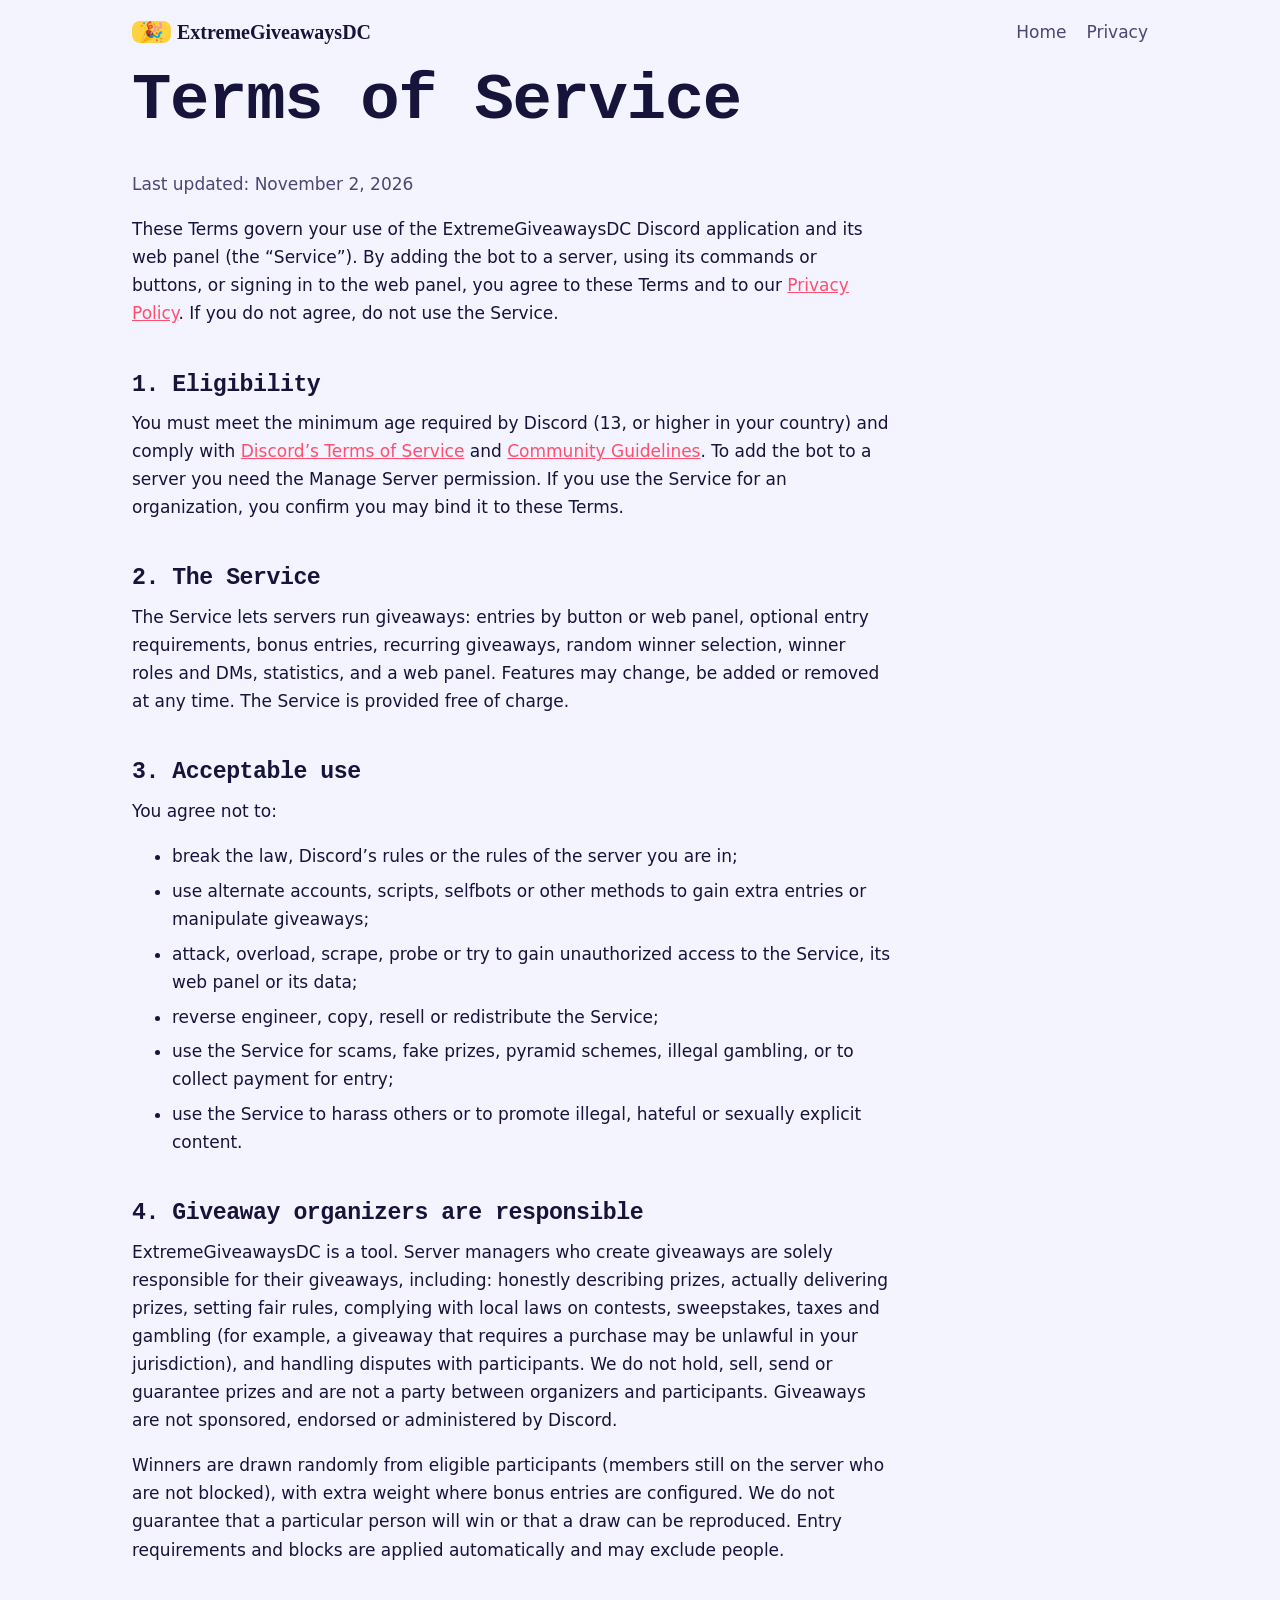
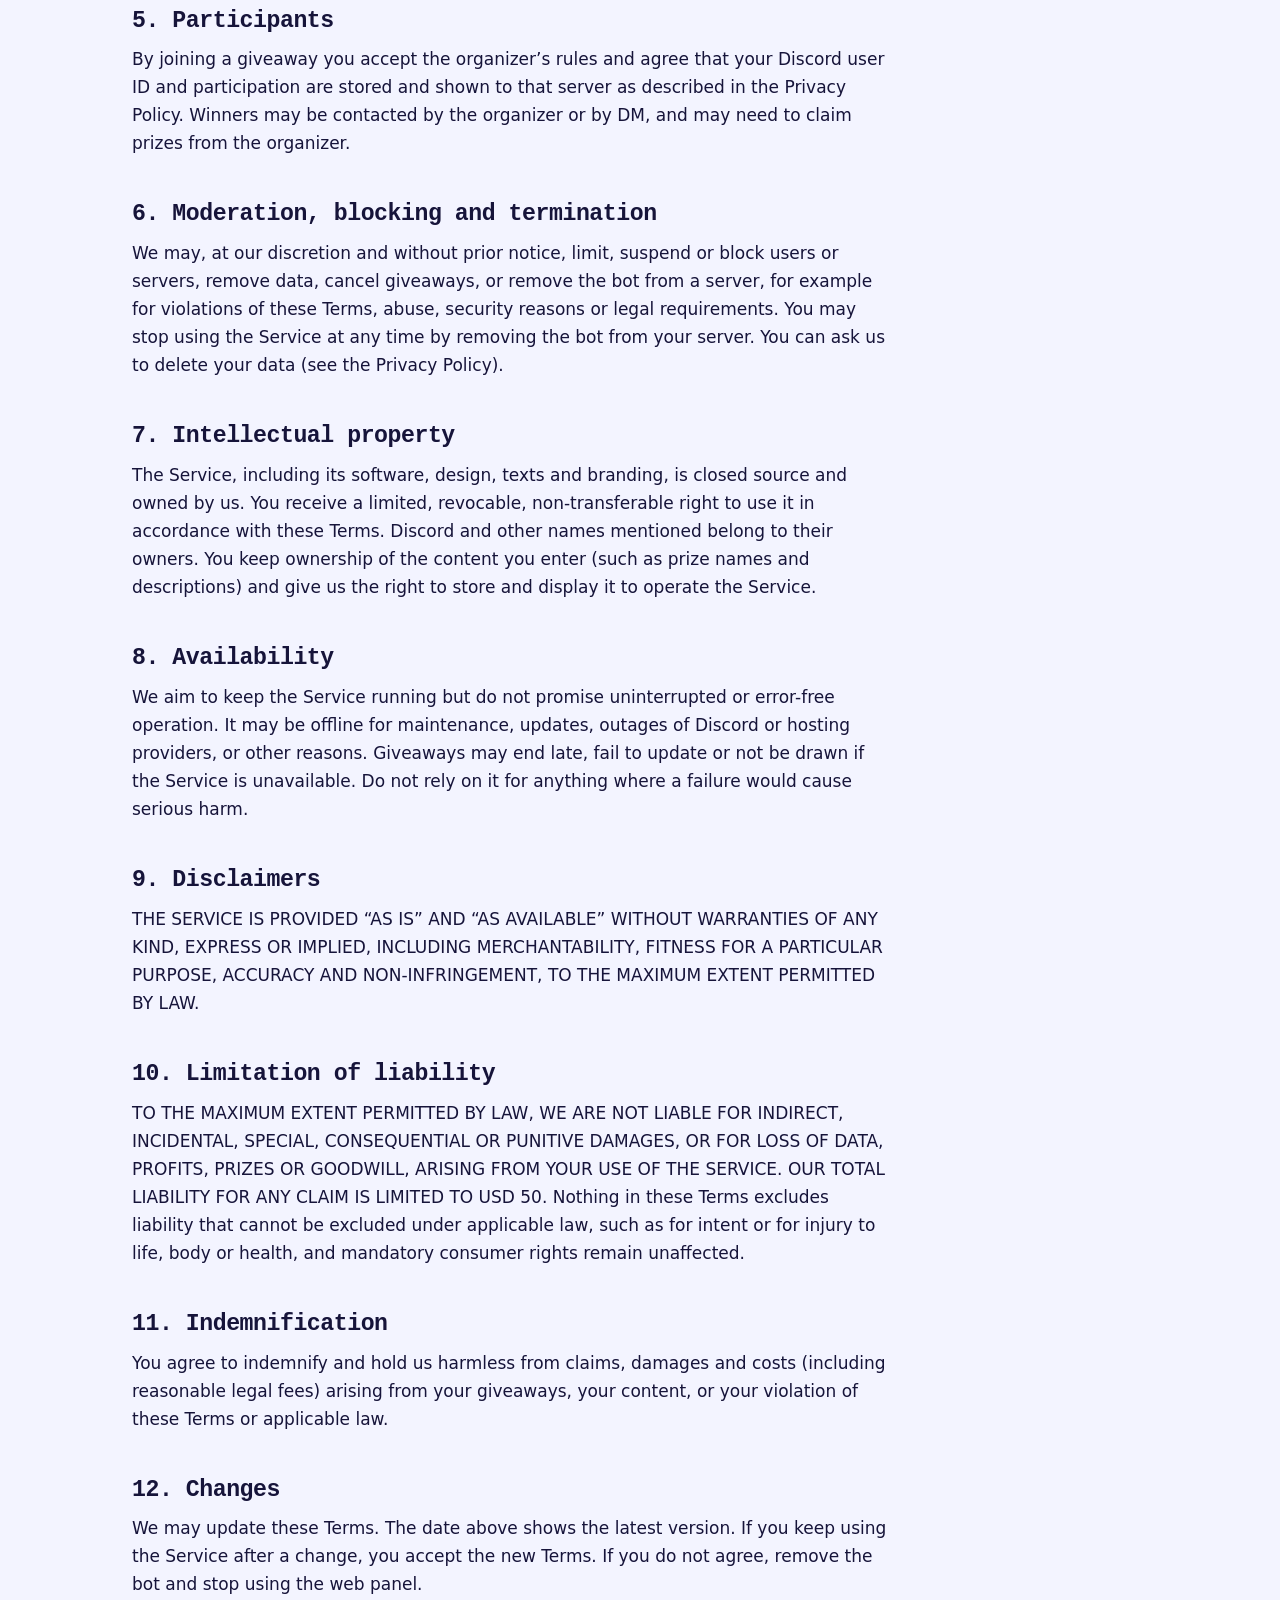
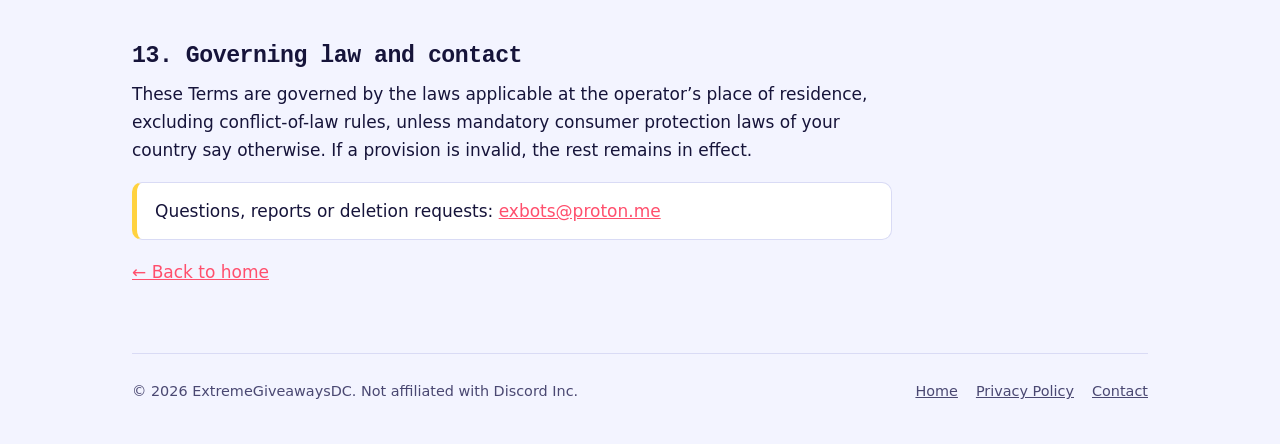
<file: terms.html>
<!doctype html>
<html lang="en"><head>
<meta charset="utf-8"><meta name="viewport" content="width=device-width,initial-scale=1">
<title>Terms of Service – ExtremeGiveawaysDC</title>
<meta name="description" content="Terms of Service for the ExtremeGiveawaysDC Discord bot and web panel: acceptable use, giveaway organizer responsibilities, disclaimers and more.">
<meta name="robots" content="index,follow"><meta name="theme-color" content="#16143a"><link rel="canonical" href="https://eg-dc.github.io/terms.html">
<meta property="og:type" content="article"><meta property="og:title" content="Terms of Service – ExtremeGiveawaysDC"><meta property="og:url" content="https://eg-dc.github.io/terms.html"><meta name="twitter:card" content="summary">
<link rel="icon" href="data:image/svg+xml,%3Csvg xmlns='http://www.w3.org/2000/svg' viewBox='0 0 100 100'%3E%3Ctext y='.9em' font-size='90'%3E🎉%3C/text%3E%3C/svg%3E">
<link rel="stylesheet" href="style.css">
</head><body><div class="w">
<header class="top"><a class="logo" href="/"><i>🎉</i>ExtremeGiveawaysDC</a><a class="l" href="/">Home</a><a class="l" href="privacy.html">Privacy</a></header>
<main class="doc">
<h1>Terms of Service</h1><p style="color:var(--ink2)">Last updated: November 2, 2026</p>
<p>These Terms govern your use of the ExtremeGiveawaysDC Discord application and its web panel (the “Service”). By adding the bot to a server, using its commands or buttons, or signing in to the web panel, you agree to these Terms and to our <a href="privacy.html">Privacy Policy</a>. If you do not agree, do not use the Service.</p>

<h2>1. Eligibility</h2>
<p>You must meet the minimum age required by Discord (13, or higher in your country) and comply with <a href="https://discord.com/terms" rel="noopener">Discord’s Terms of Service</a> and <a href="https://discord.com/guidelines" rel="noopener">Community Guidelines</a>. To add the bot to a server you need the Manage Server permission. If you use the Service for an organization, you confirm you may bind it to these Terms.</p>

<h2>2. The Service</h2>
<p>The Service lets servers run giveaways: entries by button or web panel, optional entry requirements, bonus entries, recurring giveaways, random winner selection, winner roles and DMs, statistics, and a web panel. Features may change, be added or removed at any time. The Service is provided free of charge.</p>

<h2>3. Acceptable use</h2>
<p>You agree not to:</p>
<ul><li>break the law, Discord’s rules or the rules of the server you are in;</li>
<li>use alternate accounts, scripts, selfbots or other methods to gain extra entries or manipulate giveaways;</li>
<li>attack, overload, scrape, probe or try to gain unauthorized access to the Service, its web panel or its data;</li>
<li>reverse engineer, copy, resell or redistribute the Service;</li>
<li>use the Service for scams, fake prizes, pyramid schemes, illegal gambling, or to collect payment for entry;</li>
<li>use the Service to harass others or to promote illegal, hateful or sexually explicit content.</li></ul>

<h2>4. Giveaway organizers are responsible</h2>
<p>ExtremeGiveawaysDC is a tool. Server managers who create giveaways are solely responsible for their giveaways, including: honestly describing prizes, actually delivering prizes, setting fair rules, complying with local laws on contests, sweepstakes, taxes and gambling (for example, a giveaway that requires a purchase may be unlawful in your jurisdiction), and handling disputes with participants. We do not hold, sell, send or guarantee prizes and are not a party between organizers and participants. Giveaways are not sponsored, endorsed or administered by Discord.</p>
<p>Winners are drawn randomly from eligible participants (members still on the server who are not blocked), with extra weight where bonus entries are configured. We do not guarantee that a particular person will win or that a draw can be reproduced. Entry requirements and blocks are applied automatically and may exclude people.</p>

<h2>5. Participants</h2>
<p>By joining a giveaway you accept the organizer’s rules and agree that your Discord user ID and participation are stored and shown to that server as described in the Privacy Policy. Winners may be contacted by the organizer or by DM, and may need to claim prizes from the organizer.</p>

<h2>6. Moderation, blocking and termination</h2>
<p>We may, at our discretion and without prior notice, limit, suspend or block users or servers, remove data, cancel giveaways, or remove the bot from a server, for example for violations of these Terms, abuse, security reasons or legal requirements. You may stop using the Service at any time by removing the bot from your server. You can ask us to delete your data (see the Privacy Policy).</p>

<h2>7. Intellectual property</h2>
<p>The Service, including its software, design, texts and branding, is closed source and owned by us. You receive a limited, revocable, non-transferable right to use it in accordance with these Terms. Discord and other names mentioned belong to their owners. You keep ownership of the content you enter (such as prize names and descriptions) and give us the right to store and display it to operate the Service.</p>

<h2>8. Availability</h2>
<p>We aim to keep the Service running but do not promise uninterrupted or error-free operation. It may be offline for maintenance, updates, outages of Discord or hosting providers, or other reasons. Giveaways may end late, fail to update or not be drawn if the Service is unavailable. Do not rely on it for anything where a failure would cause serious harm.</p>

<h2>9. Disclaimers</h2>
<p>THE SERVICE IS PROVIDED “AS IS” AND “AS AVAILABLE” WITHOUT WARRANTIES OF ANY KIND, EXPRESS OR IMPLIED, INCLUDING MERCHANTABILITY, FITNESS FOR A PARTICULAR PURPOSE, ACCURACY AND NON-INFRINGEMENT, TO THE MAXIMUM EXTENT PERMITTED BY LAW.</p>

<h2>10. Limitation of liability</h2>
<p>TO THE MAXIMUM EXTENT PERMITTED BY LAW, WE ARE NOT LIABLE FOR INDIRECT, INCIDENTAL, SPECIAL, CONSEQUENTIAL OR PUNITIVE DAMAGES, OR FOR LOSS OF DATA, PROFITS, PRIZES OR GOODWILL, ARISING FROM YOUR USE OF THE SERVICE. OUR TOTAL LIABILITY FOR ANY CLAIM IS LIMITED TO USD 50. Nothing in these Terms excludes liability that cannot be excluded under applicable law, such as for intent or for injury to life, body or health, and mandatory consumer rights remain unaffected.</p>

<h2>11. Indemnification</h2>
<p>You agree to indemnify and hold us harmless from claims, damages and costs (including reasonable legal fees) arising from your giveaways, your content, or your violation of these Terms or applicable law.</p>

<h2>12. Changes</h2>
<p>We may update these Terms. The date above shows the latest version. If you keep using the Service after a change, you accept the new Terms. If you do not agree, remove the bot and stop using the web panel.</p>

<h2>13. Governing law and contact</h2>
<p>These Terms are governed by the laws applicable at the operator’s place of residence, excluding conflict-of-law rules, unless mandatory consumer protection laws of your country say otherwise. If a provision is invalid, the rest remains in effect.</p>
<div class="box">Questions, reports or deletion requests: <a href="mailto:exbots@proton.me">exbots@proton.me</a></div>
<p><a href="/">← Back to home</a></p>
</main>
<footer><span>© 2026 ExtremeGiveawaysDC. Not affiliated with Discord Inc.</span><a href="/">Home</a><a href="privacy.html">Privacy Policy</a><a href="mailto:exbots@proton.me">Contact</a></footer>
</div></body></html>
</file>
<file: style.css>
:root{--ink:#16143a;--ink2:#4a4872;--bg:#f3f4ff;--pap:#fff;--pink:#ff4f6d;--sun:#ffd23f;--line:#d9dbf5;--r:14px;color-scheme:light}
@media(prefers-color-scheme:dark){:root{--ink:#f1f0ff;--ink2:#aaa8d6;--bg:#12112b;--pap:#1b1a3c;--line:#34326a;--sun:#ffd23f;color-scheme:dark}}
*{box-sizing:border-box}html{scroll-behavior:smooth}
body{margin:0;background:var(--bg);color:var(--ink);font:17px/1.65 system-ui,-apple-system,"Segoe UI",sans-serif}
h1,h2,h3{font-family:Rockwell,"Roboto Slab","Courier New",Georgia,serif;line-height:1.12;margin:0 0 .5em;letter-spacing:-.02em}
h1{font-size:clamp(2.3rem,6vw,4.1rem)}h2{font-size:clamp(1.7rem,3.5vw,2.4rem)}h3{font-size:1.2rem}
a{color:var(--pink)}p{margin:0 0 1em}
.w{max-width:1060px;margin:0 auto;padding:0 22px}
:focus-visible{outline:3px solid var(--sun);outline-offset:3px}
header.top{display:flex;align-items:center;gap:20px;padding:18px 0}
.logo{font:700 1.25rem Rockwell,"Roboto Slab",Georgia,serif;color:var(--ink);text-decoration:none;margin-right:auto}
.logo i{font-style:normal;background:var(--sun);color:#16143a;border-radius:8px;padding:0 7px;margin-right:6px}
header.top a.l{color:var(--ink2);text-decoration:none}header.top a.l:hover{color:var(--ink)}
.btn{display:inline-block;background:var(--pink);color:#fff;font-weight:700;text-decoration:none;border-radius:99px;padding:.7em 1.5em;border:2px solid var(--pink)}
.btn:hover{filter:brightness(1.08)}
.btn.ghost{background:none;color:var(--ink);border-color:var(--ink)}
.hero{display:grid;grid-template-columns:1.1fr .9fr;gap:44px;align-items:center;padding:48px 0 70px}
.hero p.lead{font-size:1.2rem;color:var(--ink2);max-width:34em}
.acts{display:flex;gap:12px;flex-wrap:wrap;margin-top:22px}
.note{font-size:.85rem;color:var(--ink2);margin-top:14px}
.ticket{background:var(--pap);border:2px solid var(--ink);border-radius:var(--r);padding:20px 22px;box-shadow:8px 8px 0 var(--sun);transform:rotate(1.6deg);
 -webkit-mask:radial-gradient(circle 11px at 0 64%,#0000 97%,#000) left/51% 100% no-repeat,radial-gradient(circle 11px at 100% 64%,#0000 97%,#000) right/51% 100% no-repeat;mask:radial-gradient(circle 11px at 0 64%,#0000 97%,#000) left/51% 100% no-repeat,radial-gradient(circle 11px at 100% 64%,#0000 97%,#000) right/51% 100% no-repeat}
.ticket .tag{font-weight:700;color:var(--pink)}
.ticket .cd{font:700 2.3rem Rockwell,Georgia,serif;font-variant-numeric:tabular-nums;display:block}
.ticket .stub{border-top:2px dashed var(--ink2);margin:16px -22px 14px}
.ticket .b{display:inline-block;background:var(--ink);color:var(--bg);border-radius:8px;padding:5px 14px;font-weight:600;font-size:.9rem}
.ticket .m{color:var(--ink2);font-size:.9rem}
section{padding:58px 0;border-top:1px solid var(--line)}
.split{display:grid;grid-template-columns:.8fr 1.2fr;gap:44px}
dl.feat{margin:0}dl.feat div{padding:16px 0;border-bottom:1px solid var(--line)}dl.feat div:first-child{padding-top:0}
dl.feat dt{font:700 1.1rem Rockwell,Georgia,serif}dl.feat dd{margin:2px 0 0;color:var(--ink2)}
.steps{counter-reset:s;list-style:none;padding:0;margin:0;display:grid;grid-template-columns:repeat(3,1fr);gap:22px}
.steps li{counter-increment:s;background:var(--pap);border:1px solid var(--line);border-radius:var(--r);padding:20px}
.steps li:before{content:counter(s);display:grid;place-items:center;width:34px;height:34px;border-radius:50%;background:var(--sun);color:#16143a;font-weight:800;margin-bottom:10px}
table{width:100%;border-collapse:collapse;font-size:.95rem}td,th{text-align:left;padding:9px 10px;border-bottom:1px solid var(--line);vertical-align:top}th{color:var(--ink2);font-weight:600}
code{background:var(--pap);border:1px solid var(--line);border-radius:6px;padding:1px 6px;font-size:.9em}
.scroll{overflow-x:auto}
details{border-bottom:1px solid var(--line);padding:14px 0}summary{cursor:pointer;font-weight:700}details p{margin:.6em 0 0;color:var(--ink2)}
.cta{background:var(--ink);color:var(--bg);border-radius:22px;padding:46px 30px;text-align:center;margin:20px 0 60px}
.cta h2{color:var(--bg)}.cta p{color:#c9c7f2}.cta .btn.ghost{color:#fff;border-color:#fff}
footer{border-top:1px solid var(--line);padding:26px 0 40px;color:var(--ink2);font-size:.9rem;display:flex;gap:18px;flex-wrap:wrap}
footer a{color:var(--ink2)}footer span{margin-right:auto}
.doc{max-width:760px;padding-bottom:50px}.doc h2{font-size:1.45rem;margin-top:1.9em}.doc li{margin-bottom:.4em}
.doc .box{background:var(--pap);border:1px solid var(--line);border-left:5px solid var(--sun);border-radius:10px;padding:14px 18px;margin:18px 0}
@media(max-width:820px){.hero,.split{grid-template-columns:1fr}.steps{grid-template-columns:1fr}.ticket{transform:none}header.top a.l{display:none}}
@media(prefers-reduced-motion:no-preference){.ticket{animation:in .6s ease-out}@keyframes in{from{opacity:0;transform:rotate(1.6deg) translateY(14px)}}}
</file>
